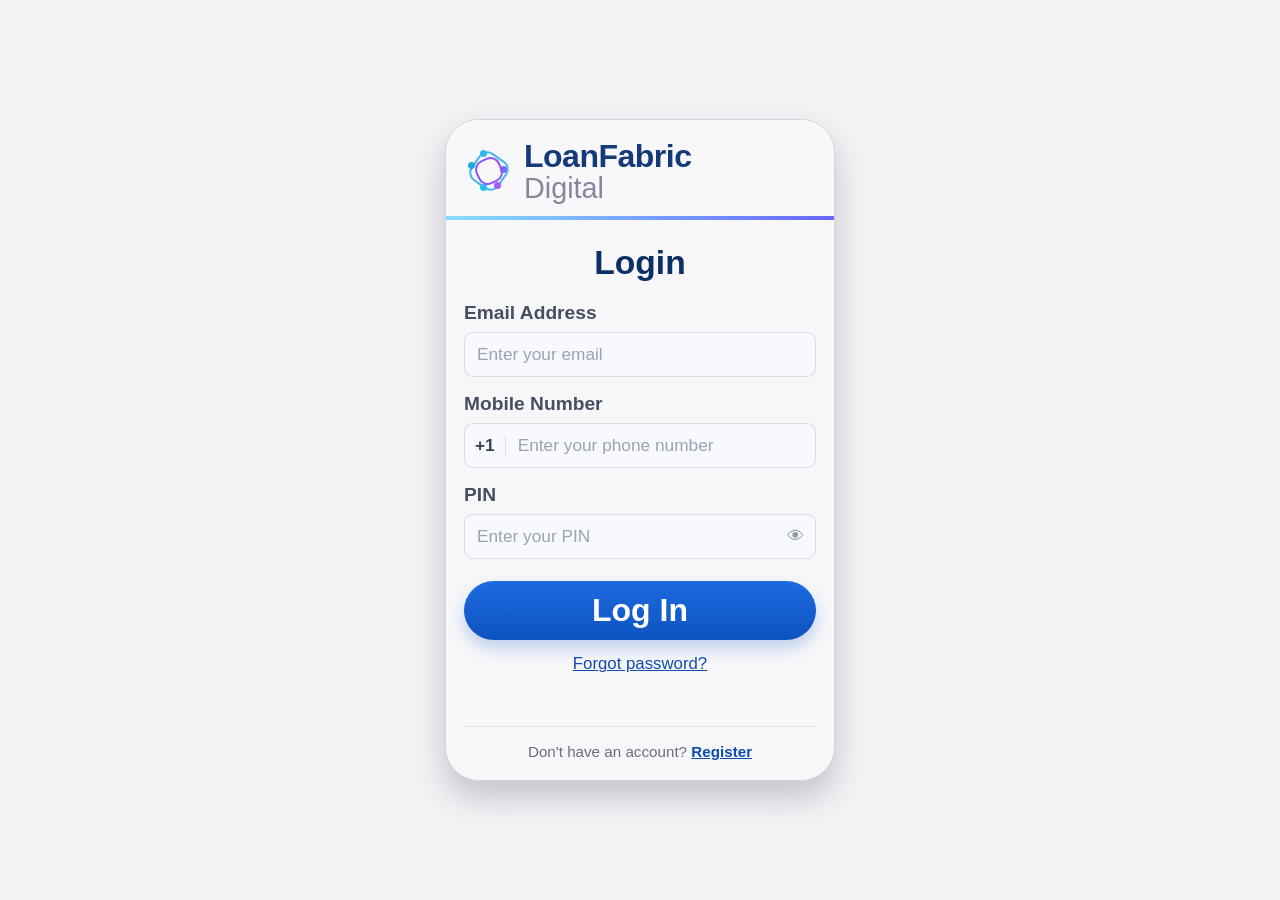
<file: index.html>
<!DOCTYPE html>
<html lang="en">
  <head>
    <meta charset="UTF-8" />
    <meta name="viewport" content="width=device-width, initial-scale=1.0" />
    <title>Loan Fabric Login</title>
    <link rel="stylesheet" href="styles.css" />
  </head>
  <body>
    <main class="page-shell">
      <section class="phone-frame" aria-label="Login screen preview">
        <header class="brand-header">
          <div class="brand-mark" aria-hidden="true">
            <span class="dot dot-1"></span>
            <span class="dot dot-2"></span>
            <span class="dot dot-3"></span>
            <span class="dot dot-4"></span>
            <span class="dot dot-5"></span>
          </div>
          <div class="brand-text">
            <strong>LoanFabric</strong>
            <span>Digital</span>
          </div>
        </header>
        <div class="brand-line" aria-hidden="true"></div>

        <section class="login-content" aria-labelledby="login-heading">
          <h1 id="login-heading">Login</h1>

          <form id="login-form" novalidate>
            <div class="field-group">
              <label for="email">Email Address</label>
              <input
                id="email"
                name="email"
                type="email"
                placeholder="Enter your email"
                autocomplete="email"
                required
              />
            </div>

            <div class="field-group">
              <label for="mobile">Mobile Number</label>
              <div class="phone-input-row">
                <span class="country-code">+1</span>
                <input
                  id="mobile"
                  name="mobile"
                  type="tel"
                  placeholder="Enter your phone number"
                  inputmode="numeric"
                  pattern="[0-9]{10,15}"
                  autocomplete="tel"
                  required
                />
              </div>
            </div>

            <div class="field-group">
              <label for="pin">PIN</label>
              <div class="pin-input-row">
                <input
                  id="pin"
                  name="pin"
                  type="password"
                  placeholder="Enter your PIN"
                  inputmode="numeric"
                  minlength="4"
                  maxlength="6"
                  pattern="[0-9]{4,6}"
                  autocomplete="current-password"
                  required
                />
                <button
                  class="icon-button"
                  type="button"
                  id="toggle-pin"
                  aria-label="Show PIN"
                  aria-pressed="false"
                >
                  👁
                </button>
              </div>
            </div>

            <button class="login-button" type="submit">Log In</button>
            <a class="forgot-link" href="#">Forgot password?</a>
            <p id="status-message" role="status" aria-live="polite"></p>
          </form>
        </section>

        <footer class="register-footer">
          <span>Don't have an account?</span>
          <a href="#">Register</a>
        </footer>
      </section>
    </main>

    <script src="script.js"></script>
  </body>
</html>
</file>
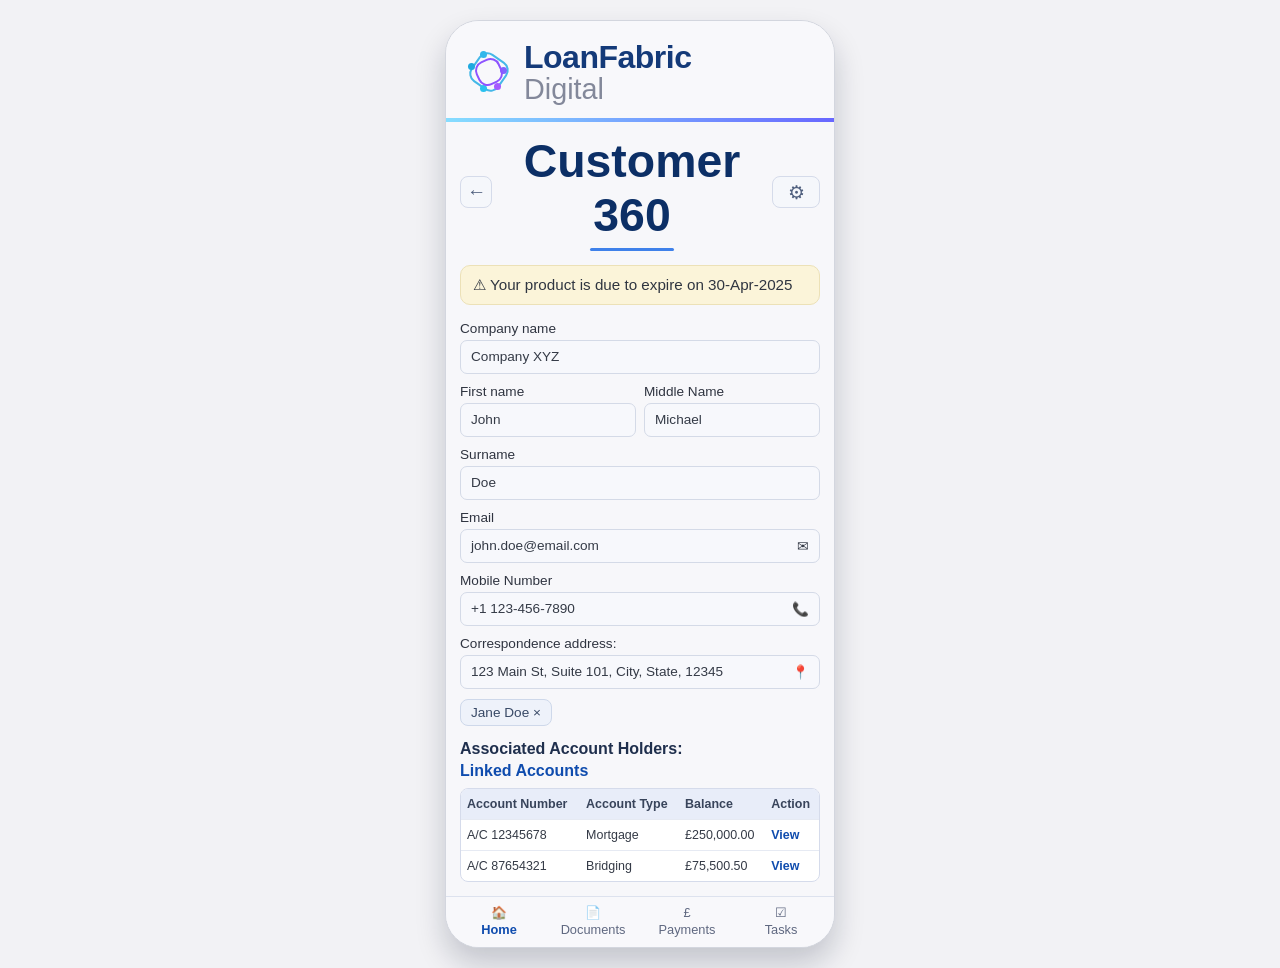
<file: customer360.html>
<!DOCTYPE html>
<html lang="en">
  <head>
    <meta charset="UTF-8" />
    <meta name="viewport" content="width=device-width, initial-scale=1.0" />
    <title>Loan Fabric - Customer 360</title>
    <link rel="stylesheet" href="styles.css" />
  </head>
  <body>
    <main class="page-shell">
      <section class="phone-frame" aria-label="Customer 360 screen preview">
        <header class="brand-header">
          <div class="brand-mark" aria-hidden="true">
            <span class="dot dot-1"></span>
            <span class="dot dot-2"></span>
            <span class="dot dot-3"></span>
            <span class="dot dot-4"></span>
            <span class="dot dot-5"></span>
          </div>
          <div class="brand-text">
            <strong>LoanFabric</strong>
            <span>Digital</span>
          </div>
        </header>
        <div class="brand-line" aria-hidden="true"></div>

        <section class="customer-content">
          <div class="customer-top-row">
            <button class="ghost-icon" type="button" aria-label="Back">←</button>
            <h1>Customer 360</h1>
            <button class="ghost-icon" type="button" aria-label="Settings">⚙</button>
          </div>

          <p class="alert-banner">⚠ Your product is due to expire on 30-Apr-2025</p>

          <div class="form-view">
            <div class="view-group full">
              <label>Company name</label>
              <div class="view-value">Company XYZ</div>
            </div>

            <div class="split-row">
              <div class="view-group">
                <label>First name</label>
                <div class="view-value">John</div>
              </div>
              <div class="view-group">
                <label>Middle Name</label>
                <div class="view-value">Michael</div>
              </div>
            </div>

            <div class="view-group full">
              <label>Surname</label>
              <div class="view-value">Doe</div>
            </div>

            <div class="view-group full icon-right">
              <label>Email</label>
              <div class="view-value">john.doe@email.com <span>✉</span></div>
            </div>

            <div class="view-group full icon-right">
              <label>Mobile Number</label>
              <div class="view-value">+1 123-456-7890 <span>📞</span></div>
            </div>

            <div class="view-group full icon-right">
              <label>Correspondence address:</label>
              <div class="view-value">123 Main St, Suite 101, City, State, 12345 <span>📍</span></div>
            </div>

            <div class="chip">Jane Doe <span>×</span></div>
          </div>

          <h2>Associated Account Holders:</h2>
          <h3>Linked Accounts</h3>

          <table class="accounts-table" aria-label="Linked accounts">
            <thead>
              <tr>
                <th>Account Number</th>
                <th>Account Type</th>
                <th>Balance</th>
                <th>Action</th>
              </tr>
            </thead>
            <tbody>
              <tr>
                <td>A/C 12345678</td>
                <td>Mortgage</td>
                <td>£250,000.00</td>
                <td><a href="#">View</a></td>
              </tr>
              <tr>
                <td>A/C 87654321</td>
                <td>Bridging</td>
                <td>£75,500.50</td>
                <td><a href="#">View</a></td>
              </tr>
            </tbody>
          </table>
        </section>

        <footer class="bottom-nav" aria-label="Primary">
          <a href="#" class="active">🏠<span>Home</span></a>
          <a href="#">📄<span>Documents</span></a>
          <a href="#">£<span>Payments</span></a>
          <a href="#">☑<span>Tasks</span></a>
        </footer>
      </section>
    </main>
  </body>
</html>
</file>
<file: styles.css>
:root {
  --bg: #f2f2f5;
  --screen: #f7f7fa;
  --navy: #0c2f66;
  --blue: #1158c7;
  --blue-soft: #6e8eff;
  --text: #343a46;
  --muted: #70788a;
  --border: #d7dce5;
  --shadow: rgba(8, 21, 43, 0.2);
  --error: #be123c;
  --success: #15803d;
}

* {
  box-sizing: border-box;
}

body {
  margin: 0;
  font-family: "Segoe UI", Roboto, Helvetica, Arial, sans-serif;
  background: var(--bg);
  min-height: 100vh;
  display: grid;
  place-items: center;
  color: var(--text);
}

.page-shell {
  padding: 20px;
}

.phone-frame {
  width: min(390px, calc(100vw - 24px));
  background: var(--screen);
  border: 1px solid #d3d6de;
  border-radius: 34px;
  box-shadow: 0 16px 30px var(--shadow);
  overflow: hidden;
}

.brand-header {
  display: flex;
  align-items: center;
  padding: 20px 20px 14px;
  gap: 12px;
  background: #f8f8fb;
}

.brand-mark {
  position: relative;
  width: 46px;
  height: 46px;
}

.brand-mark::before,
.brand-mark::after {
  content: "";
  position: absolute;
  border: 2px solid #45b8e8;
  border-radius: 10px;
}

.brand-mark::before { inset: 6px; transform: rotate(35deg); }
.brand-mark::after { inset: 10px; border-color: #8e54ff; transform: rotate(-25deg); }

.dot { position: absolute; width: 7px; height: 7px; border-radius: 50%; }
.dot-1 { top: 2px; left: 14px; background: #32b7ea; }
.dot-2 { top: 14px; left: 2px; background: #1fa9df; }
.dot-3 { top: 36px; left: 14px; background: #29c1ef; }
.dot-4 { top: 18px; left: 34px; background: #7f65ff; }
.dot-5 { top: 34px; left: 28px; background: #a55bff; }

.brand-text strong {
  display: block;
  font-size: 2rem;
  line-height: 1;
  letter-spacing: -0.5px;
  color: #143a79;
}

.brand-text span {
  display: block;
  font-size: 1.8rem;
  line-height: 1;
  color: #83889a;
  margin-top: 2px;
}

.brand-line {
  height: 4px;
  background: linear-gradient(90deg, #86ddff, #6867ff);
}

/* Login page */
.login-content {
  padding: 22px 18px 8px;
}

h1 {
  margin: 2px 0 20px;
  text-align: center;
  color: var(--navy);
  font-size: 2.1rem;
}

.field-group {
  margin-bottom: 16px;
}

label {
  display: inline-block;
  margin-bottom: 8px;
  font-size: 1.2rem;
  font-weight: 700;
  color: #454f61;
}

input,
.phone-input-row,
.pin-input-row {
  width: 100%;
  font-size: 1.08rem;
}

input {
  border: 1px solid var(--border);
  background: #f8f9fc;
  border-radius: 9px;
  padding: 11px 12px;
  color: #3f4450;
}

input::placeholder {
  color: #9aa3b2;
}

input:focus {
  outline: none;
  border-color: #7d93d0;
  box-shadow: 0 0 0 2px rgba(111, 133, 190, 0.16);
}

.phone-input-row,
.pin-input-row {
  display: flex;
  align-items: center;
  border: 1px solid var(--border);
  border-radius: 9px;
  background: #f8f9fc;
  overflow: hidden;
}

.phone-input-row input,
.pin-input-row input {
  border: none;
  background: transparent;
  box-shadow: none;
}

.country-code {
  font-weight: 700;
  color: #364152;
  padding: 0 10px;
  border-right: 1px solid #d9deea;
}

.icon-button {
  border: none;
  background: transparent;
  color: #8e98aa;
  font-size: 1.1rem;
  padding: 0 10px;
  cursor: pointer;
}

.login-button {
  width: 100%;
  margin-top: 6px;
  border: none;
  border-radius: 999px;
  background: linear-gradient(180deg, #1d6be0, #0d52bf);
  color: #fff;
  font-size: 2rem;
  font-weight: 700;
  padding: 11px 16px;
  box-shadow: 0 8px 16px rgba(13, 82, 191, 0.24);
  cursor: pointer;
}

.forgot-link {
  display: block;
  text-align: center;
  margin-top: 14px;
  color: #0f4cae;
  font-size: 1.05rem;
}

#status-message {
  min-height: 20px;
  text-align: center;
  margin: 12px 0 4px;
  font-weight: 600;
  font-size: 0.92rem;
}

#status-message.error { color: var(--error); }
#status-message.success { color: var(--success); }

.register-footer {
  margin: 8px 18px 20px;
  border-top: 1px solid #e1e4eb;
  text-align: center;
  padding-top: 16px;
  font-size: 0.95rem;
  color: #666d7d;
}

.register-footer a {
  color: #0f4cae;
  font-weight: 700;
}

/* Customer 360 page */
.customer-content {
  padding: 12px 14px 0;
}

.customer-top-row {
  display: grid;
  grid-template-columns: 32px 1fr 48px;
  align-items: center;
  gap: 8px;
}

.customer-top-row h1 {
  margin: 0;
  font-size: 2.9rem;
  position: relative;
}

.customer-top-row h1::after {
  content: "";
  display: block;
  width: 84px;
  height: 3px;
  background: #3f81ea;
  border-radius: 4px;
  margin: 6px auto 0;
}

.ghost-icon {
  border: 1px solid #d5dbea;
  border-radius: 8px;
  background: #f5f7fb;
  color: #4f5f7e;
  font-size: 1.2rem;
  height: 32px;
}

.alert-banner {
  margin: 14px 0;
  background: #fbf4d9;
  border: 1px solid #ece1b7;
  color: #2f3540;
  border-radius: 10px;
  padding: 10px 12px;
  font-size: 0.95rem;
}

.form-view {
  display: flex;
  flex-direction: column;
  gap: 8px;
}

.view-group label {
  margin-bottom: 4px;
  font-size: 0.85rem;
  font-weight: 500;
  color: #2f3440;
}

.view-value {
  min-height: 34px;
  border: 1px solid #d4dae7;
  border-radius: 7px;
  background: #f7f8fc;
  padding: 8px 10px;
  font-size: 0.85rem;
  display: flex;
  align-items: center;
  justify-content: space-between;
  gap: 6px;
}

.split-row {
  display: grid;
  grid-template-columns: 1fr 1fr;
  gap: 8px;
}

.chip {
  align-self: flex-start;
  margin-top: 2px;
  background: #eef2fa;
  color: #384966;
  border: 1px solid #ced8ea;
  border-radius: 8px;
  font-size: 0.85rem;
  padding: 5px 10px;
}

h2 {
  margin: 14px 0 4px;
  color: #1f2f4d;
  font-size: 1rem;
}

h3 {
  margin: 2px 0 8px;
  color: #0f4cae;
  font-size: 1rem;
}

.accounts-table {
  width: 100%;
  border-collapse: separate;
  border-spacing: 0;
  font-size: 0.78rem;
  background: #fff;
  border: 1px solid #d5dbeb;
  border-radius: 8px;
  overflow: hidden;
}

.accounts-table th,
.accounts-table td {
  padding: 8px 6px;
  border-bottom: 1px solid #e6eaf3;
  text-align: left;
}

.accounts-table th {
  background: #e8edf9;
  color: #38445b;
}

.accounts-table tbody tr:last-child td {
  border-bottom: 0;
}

.accounts-table a {
  color: #0f4cae;
  text-decoration: none;
  font-weight: 600;
}

.bottom-nav {
  display: grid;
  grid-template-columns: repeat(4, 1fr);
  gap: 8px;
  border-top: 1px solid #dde2ee;
  margin-top: 14px;
  padding: 8px 10px 10px;
  background: #f8f8fb;
}

.bottom-nav a {
  text-align: center;
  text-decoration: none;
  color: #5f6880;
  font-size: 0.8rem;
}

.bottom-nav a span {
  display: block;
  margin-top: 2px;
}

.bottom-nav a.active {
  color: #0f4cae;
  font-weight: 700;
}

@media (max-width: 420px) {
  .brand-text strong { font-size: 1.9rem; }
  .brand-text span { font-size: 1.7rem; }
  h1 { font-size: 2rem; }
  label { font-size: 1.06rem; }
  .login-button { font-size: 1.75rem; }
}
</file>
